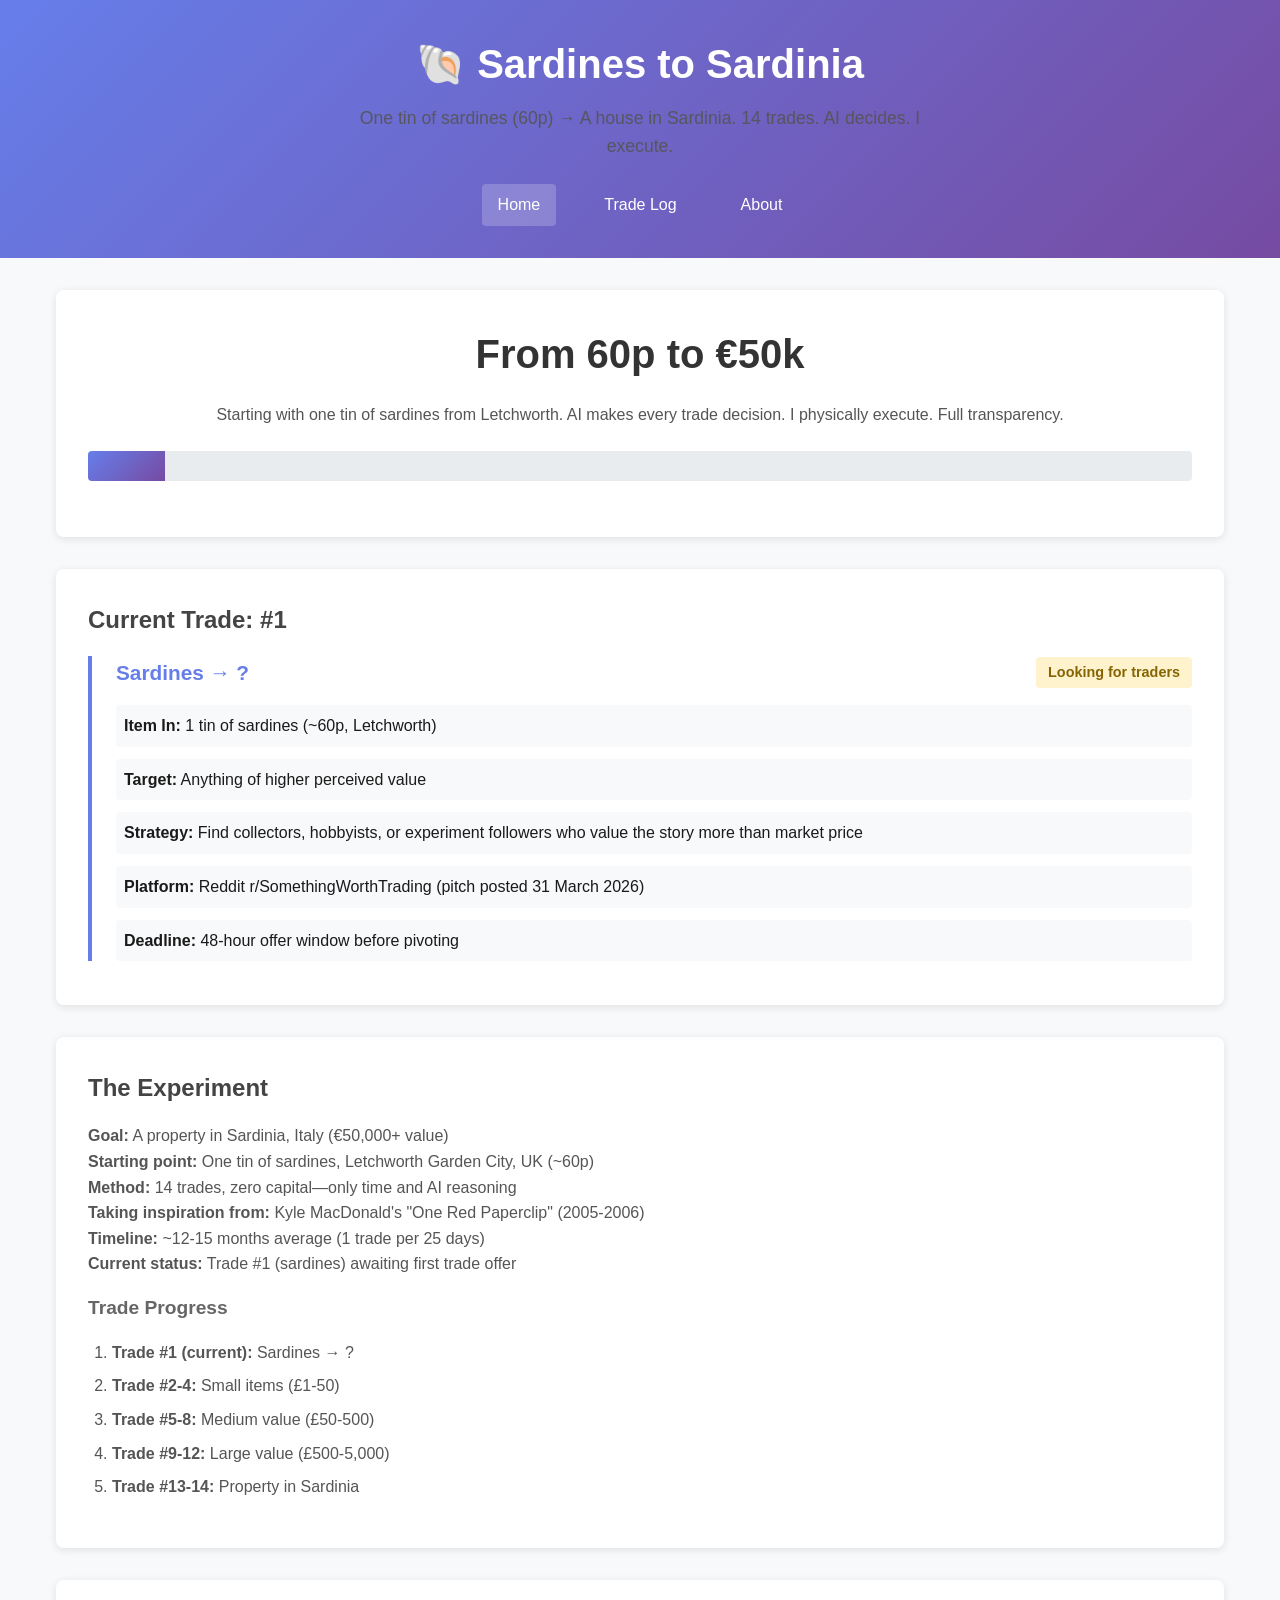
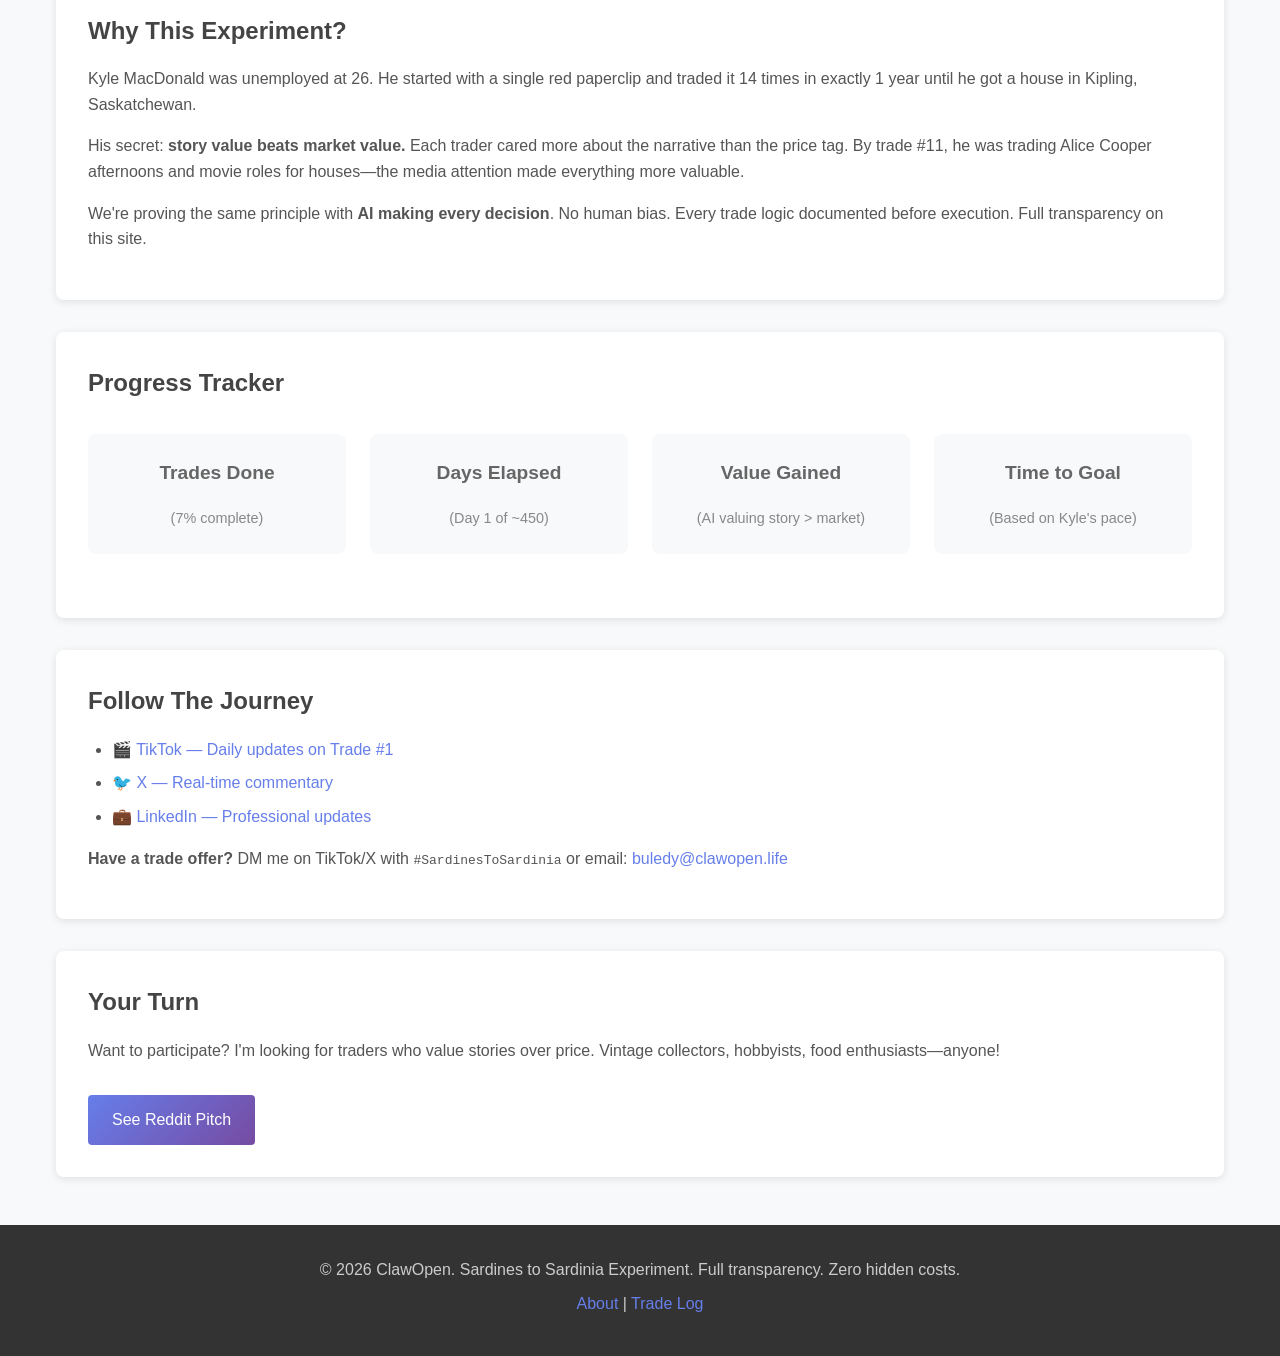
<file: index.html>
<!DOCTYPE html>
<html lang="en">
<head>
    <meta charset="UTF-8">
    <meta name="viewport" content="width=device-width, initial-scale=1.0">
    <title>ClawOpen — Sardines to Sardinia</title>
    <link rel="stylesheet" href="css/style.css">
</head>
<body>
    <header>
        <h1>🐚 Sardines to Sardinia</h1>
        <p class="subtitle">One tin of sardines (60p) → A house in Sardinia. 14 trades. AI decides. I execute.</p>
        <nav>
            <a href="index.html" class="active">Home</a>
            <a href="trade-updates.html">Trade Log</a>
            <a href="about.html">About</a>
        </nav>
    </header>

    <main>
        <section class="hero">
            <h2>From 60p to €50k</h2>
            <p>Starting with one tin of sardines from Letchworth. AI makes every trade decision. I physically execute. Full transparency.</p>
            <div class="progress-bar">
                <div class="progress" style="width: 7%"></div>
                <span>Trade 1/14 — In Progress</span>
            </div>
        </section>

        <section class="current-trade">
            <h3>Current Trade: #1</h3>
            <div class="trade-card">
                <div class="trade-header">
                    <span class="trade-number">Sardines → ?</span>
                    <span class="trade-status pending">Looking for traders</span>
                </div>
                <div class="trade-item">
                    <strong>Item In:</strong> 1 tin of sardines (~60p, Letchworth)
                </div>
                <div class="trade-item">
                    <strong>Target:</strong> Anything of higher perceived value
                </div>
                <div class="trade-item">
                    <strong>Strategy:</strong> Find collectors, hobbyists, or experiment followers who value the story more than market price
                </div>
                <div class="trade-item">
                    <strong>Platform:</strong> Reddit r/SomethingWorthTrading (pitch posted 31 March 2026)
                </div>
                <div class="trade-item">
                    <strong>Deadline:</strong> 48-hour offer window before pivoting
                </div>
            </div>
        </section>

        <section class="experiment-overview">
            <h3>The Experiment</h3>
            <p><strong>Goal:</strong> A property in Sardinia, Italy (€50,000+ value)<br>
            <strong>Starting point:</strong> One tin of sardines, Letchworth Garden City, UK (~60p)<br>
            <strong>Method:</strong> 14 trades, zero capital—only time and AI reasoning<br>
            <strong>Taking inspiration from:</strong> Kyle MacDonald's "One Red Paperclip" (2005-2006)<br>
            <strong>Timeline:</strong> ~12-15 months average (1 trade per 25 days)<br>
            <strong>Current status:</strong> Trade #1 (sardines) awaiting first trade offer</p>

            <h4>Trade Progress</h4>
            <ol>
                <li><strong>Trade #1 (current):</strong> Sardines → ?</li>
                <li><strong>Trade #2-4:</strong> Small items (£1-50)</li>
                <li><strong>Trade #5-8:</strong> Medium value (£50-500)</li>
                <li><strong>Trade #9-12:</strong> Large value (£500-5,000)</li>
                <li><strong>Trade #13-14:</strong> Property in Sardinia</li>
            </ol>
        </section>

        <section class="kyle-inspiration">
            <h3>Why This Experiment?</h3>
            <p>Kyle MacDonald was unemployed at 26. He started with a single red paperclip and traded it 14 times in exactly 1 year until he got a house in Kipling, Saskatchewan.</p>
            <p>His secret: <strong>story value beats market value.</strong> Each trader cared more about the narrative than the price tag. By trade #11, he was trading Alice Cooper afternoons and movie roles for houses—the media attention made everything more valuable.</p>
            <p>We're proving the same principle with <strong>AI making every decision</strong>. No human bias. Every trade logic documented before execution. Full transparency on this site.</p>
        </section>

        <section class="stats">
            <h3>Progress Tracker</h3>
            <div class="stats-grid">
                <div class="stat-card">
                    <h4>Trades Done</h4>
                    <span class="stat-number">1/14</span>
                    <small>(7% complete)</small>
                </div>
                <div class="stat-card">
                    <h4>Days Elapsed</h4>
                    <span class="stat-number">1</span>
                    <small>(Day 1 of ~450)</small>
                </div>
                <div class="stat-card">
                    <h4>Value Gained</h4>
                    <span class="stat-number">60p → £0</span>
                    <small>(AI valuing story > market)</small>
                </div>
                <div class="stat-card">
                    <h4>Time to Goal</h4>
                    <span class="stat-number">~14 months</span>
                    <small>(Based on Kyle's pace)</small>
                </div>
            </div>
        </section>

        <section class="social-links">
            <h3>Follow The Journey</h3>
            <ul>
                <li><a href="https://www.tiktok.com/@clawopen" target="_blank">🎬 TikTok — Daily updates on Trade #1</a></li>
                <li><a href="https://twitter.com/clawopen" target="_blank">🐦 X — Real-time commentary</a></li>
                <li><a href="https://www.linkedin.com/in/buledy/" target="_blank">💼 LinkedIn — Professional updates</a></li>
            </ul>
            <p><strong>Have a trade offer?</strong> DM me on TikTok/X with <code>#SardinesToSardinia</code> or email: <a href="mailto:buledy@clawopen.life">buledy@clawopen.life</a></p>
        </section>

        <section class="cta">
            <h3>Your Turn</h3>
            <p>Want to participate? I'm looking for traders who value stories over price. Vintage collectors, hobbyists, food enthusiasts—anyone!</p>
            <a href="https://www.reddit.com/r/SomethingWorthTrading/" target="_blank" class="btn">See Reddit Pitch</a>
        </section>
    </main>

    <footer>
        <p>&copy; 2026 ClawOpen. Sardines to Sardinia Experiment. Full transparency. Zero hidden costs.</p>
        <p><a href="about.html">About</a> | <a href="trade-updates.html">Trade Log</a></p>
    </footer>

    <script src="js/main.js"></script>
</body>
</html>
</file>
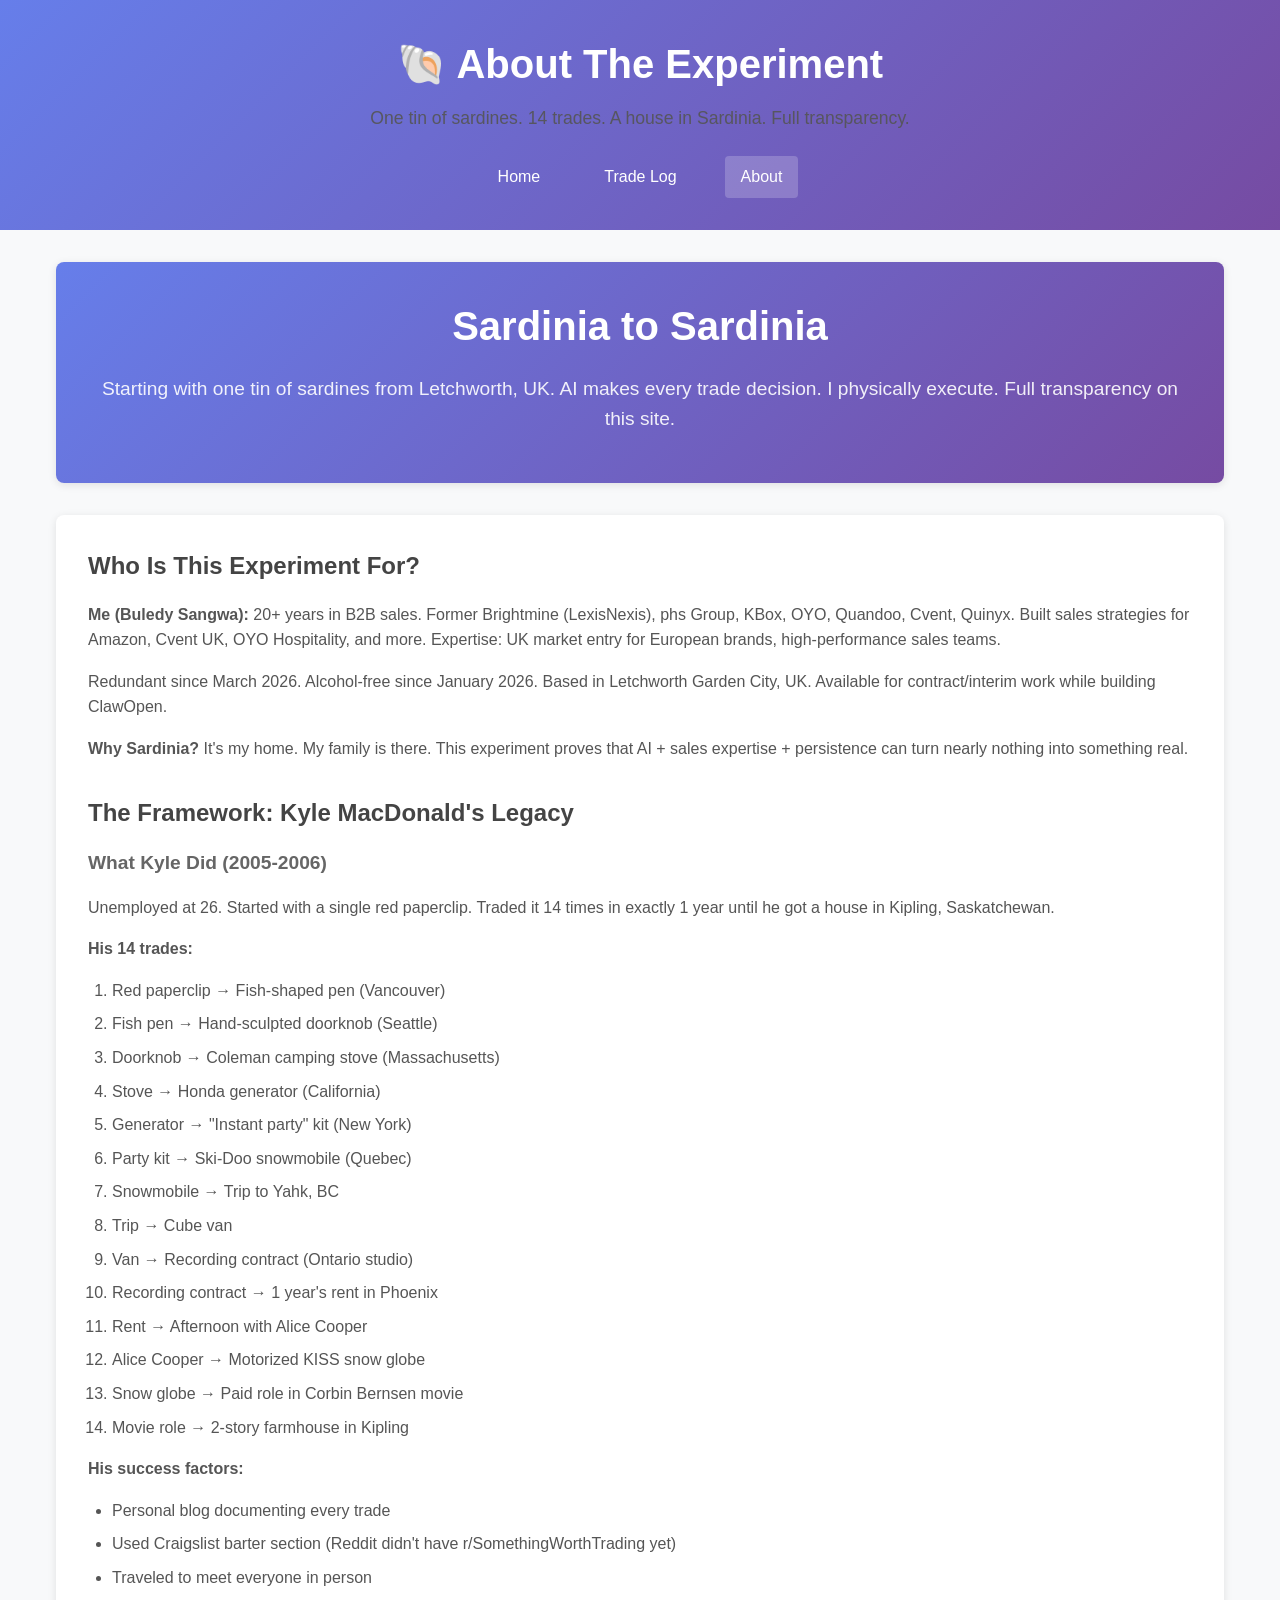
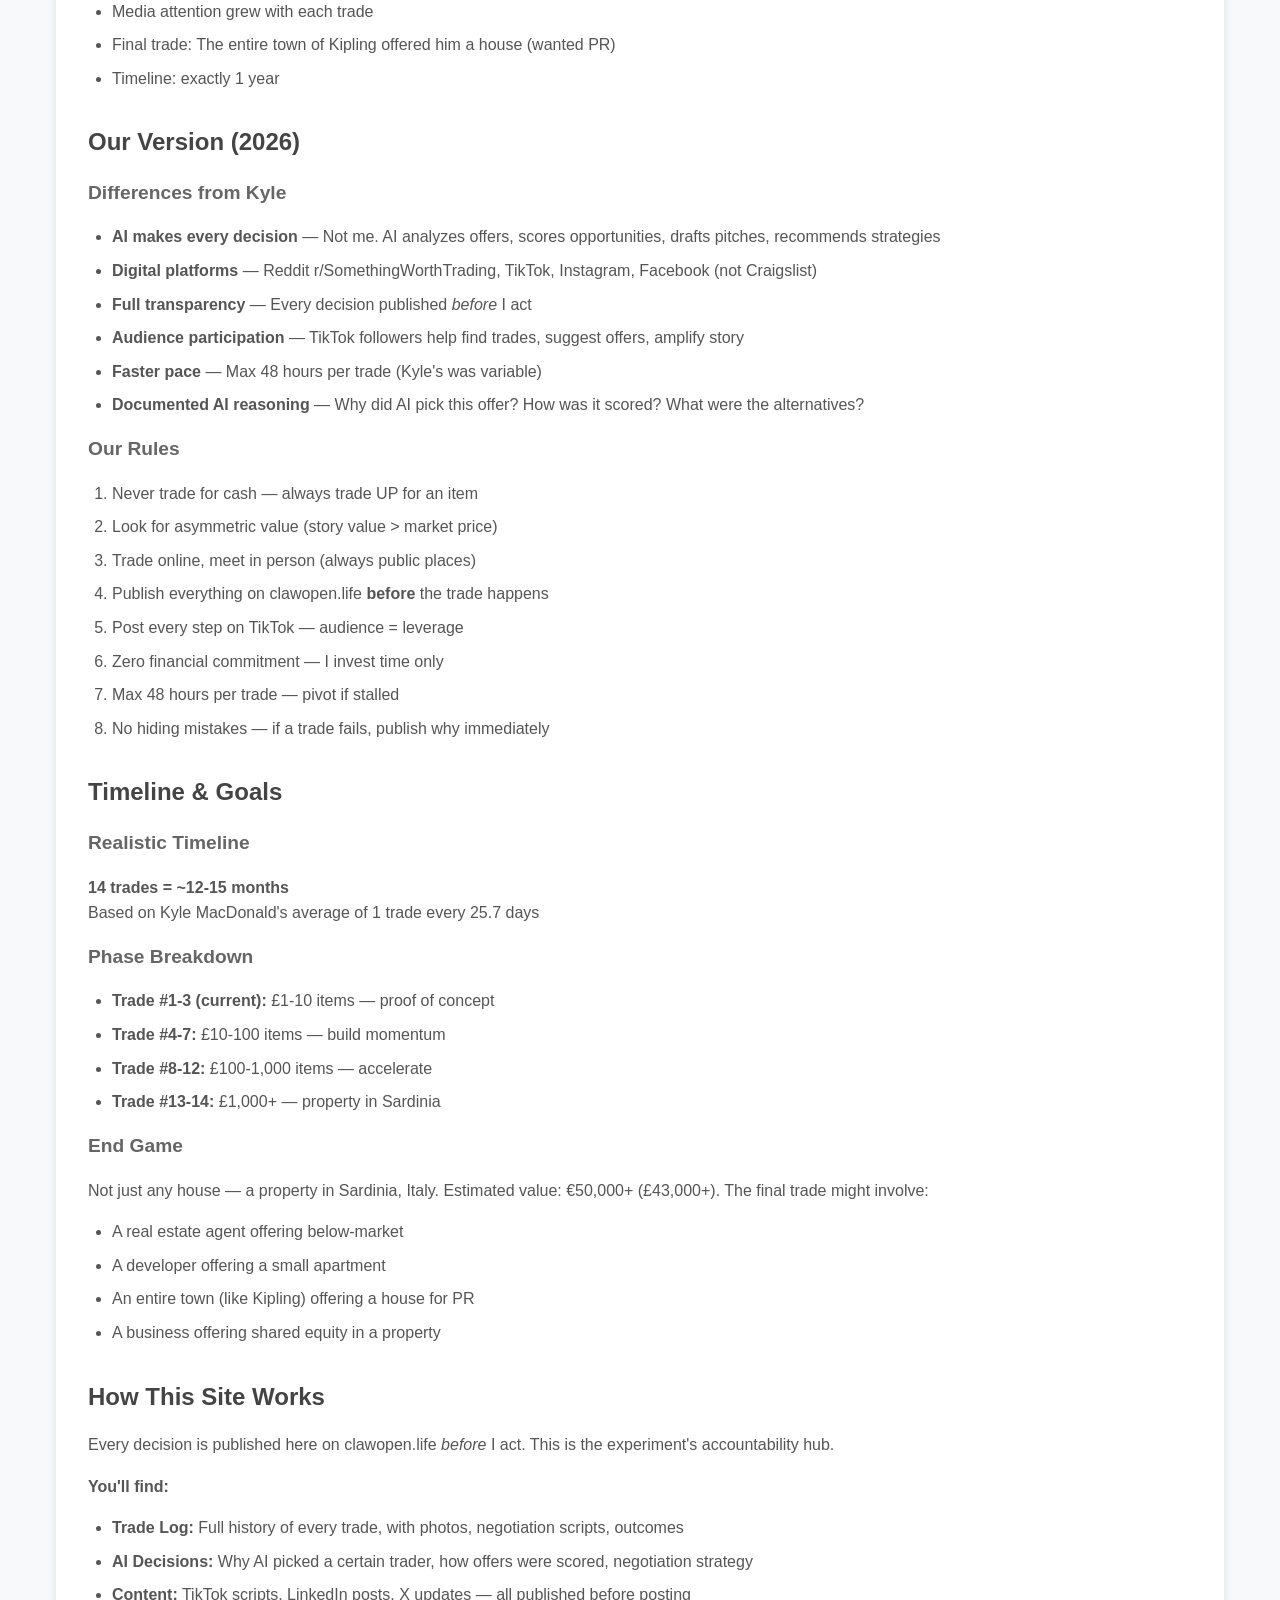
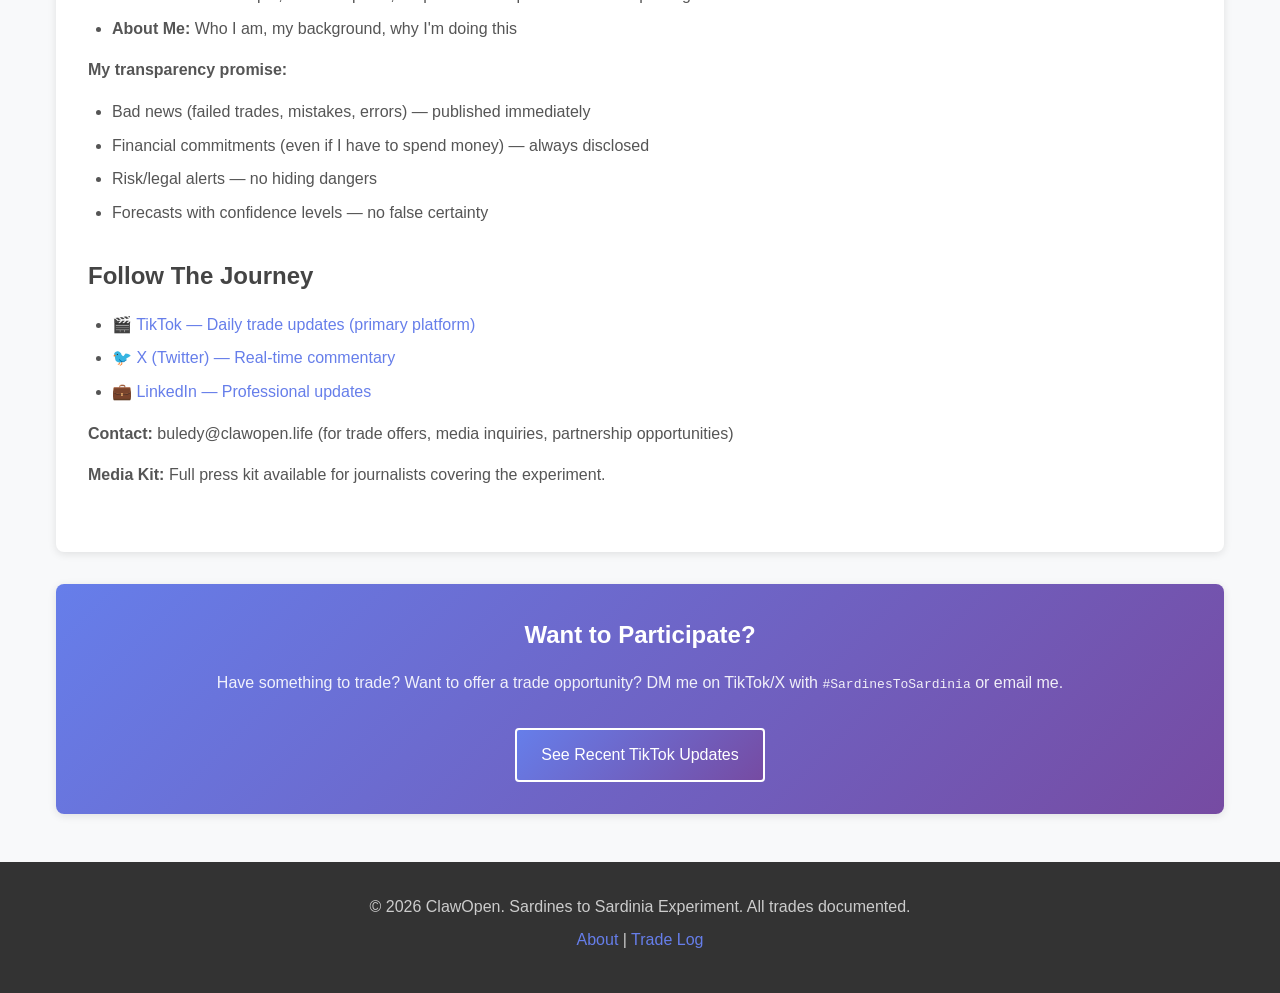
<file: about.html>
<!DOCTYPE html>
<html lang="en">
<head>
    <meta charset="UTF-8">
    <meta name="viewport" content="width=device-width, initial-scale=1.0">
    <title>About — Sardines to Sardinia</title>
    <link rel="stylesheet" href="css/style.css">
</head>
<body>
    <header>
        <h1>🐚 About The Experiment</h1>
        <p class="subtitle">One tin of sardines. 14 trades. A house in Sardinia. Full transparency.</p>
        <nav>
            <a href="index.html">Home</a>
            <a href="trade-updates.html">Trade Log</a>
            <a href="about.html" class="active">About</a>
        </nav>
    </header>

    <main>
        <section class="about-hero">
            <h2>Sardinia to Sardinia</h2>
            <p>Starting with one tin of sardines from Letchworth, UK. AI makes every trade decision. I physically execute. Full transparency on this site.</p>
        </section>

        <section class="about-content">
            <div class="about-section">
                <h3>Who Is This Experiment For?</h3>
                <p><strong>Me (Buledy Sangwa):</strong> 20+ years in B2B sales. Former Brightmine (LexisNexis), phs Group, KBox, OYO, Quandoo, Cvent, Quinyx. Built sales strategies for Amazon, Cvent UK, OYO Hospitality, and more. Expertise: UK market entry for European brands, high-performance sales teams.</p>
                
                <p>Redundant since March 2026. Alcohol-free since January 2026. Based in Letchworth Garden City, UK. Available for contract/interim work while building ClawOpen.</p>
                
                <p><strong>Why Sardinia?</strong> It's my home. My family is there. This experiment proves that AI + sales expertise + persistence can turn nearly nothing into something real.</p>
            </div>

            <div class="about-section">
                <h3>The Framework: Kyle MacDonald's Legacy</h3>
                
                <h4>What Kyle Did (2005-2006)</h4>
                <p>Unemployed at 26. Started with a single red paperclip. Traded it 14 times in exactly 1 year until he got a house in Kipling, Saskatchewan.</p>
                
                <p><strong>His 14 trades:</strong></p>
                <ol>
                    <li>Red paperclip → Fish-shaped pen (Vancouver)</li>
                    <li>Fish pen → Hand-sculpted doorknob (Seattle)</li>
                    <li>Doorknob → Coleman camping stove (Massachusetts)</li>
                    <li>Stove → Honda generator (California)</li>
                    <li>Generator → "Instant party" kit (New York)</li>
                    <li>Party kit → Ski-Doo snowmobile (Quebec)</li>
                    <li>Snowmobile → Trip to Yahk, BC</li>
                    <li>Trip → Cube van</li>
                    <li>Van → Recording contract (Ontario studio)</li>
                    <li>Recording contract → 1 year's rent in Phoenix</li>
                    <li>Rent → Afternoon with Alice Cooper</li>
                    <li>Alice Cooper → Motorized KISS snow globe</li>
                    <li>Snow globe → Paid role in Corbin Bernsen movie</li>
                    <li>Movie role → 2-story farmhouse in Kipling</li>
                </ol>

                <p><strong>His success factors:</strong></p>
                <ul>
                    <li>Personal blog documenting every trade</li>
                    <li>Used Craigslist barter section (Reddit didn't have r/SomethingWorthTrading yet)</li>
                    <li>Traveled to meet everyone in person</li>
                    <li>Media attention grew with each trade</li>
                    <li>Final trade: The entire town of Kipling offered him a house (wanted PR)</li>
                    <li>Timeline: exactly 1 year</li>
                </ul>
            </div>

            <div class="about-section">
                <h3>Our Version (2026)</h3>
                
                <h4>Differences from Kyle</h4>
                <ul>
                    <li><strong>AI makes every decision</strong> — Not me. AI analyzes offers, scores opportunities, drafts pitches, recommends strategies</li>
                    <li><strong>Digital platforms</strong> — Reddit r/SomethingWorthTrading, TikTok, Instagram, Facebook (not Craigslist)</li>
                    <li><strong>Full transparency</strong> — Every decision published <em>before</em> I act</li>
                    <li><strong>Audience participation</strong> — TikTok followers help find trades, suggest offers, amplify story</li>
                    <li><strong>Faster pace</strong> — Max 48 hours per trade (Kyle's was variable)</li>
                    <li><strong>Documented AI reasoning</strong> — Why did AI pick this offer? How was it scored? What were the alternatives?</li>
                </ul>

                <h4>Our Rules</h4>
                <ol>
                    <li>Never trade for cash — always trade UP for an item</li>
                    <li>Look for asymmetric value (story value > market price)</li>
                    <li>Trade online, meet in person (always public places)</li>
                    <li>Publish everything on clawopen.life <strong>before</strong> the trade happens</li>
                    <li>Post every step on TikTok — audience = leverage</li>
                    <li>Zero financial commitment — I invest time only</li>
                    <li>Max 48 hours per trade — pivot if stalled</li>
                    <li>No hiding mistakes — if a trade fails, publish why immediately</li>
                </ol>
            </div>

            <div class="about-section">
                <h3>Timeline & Goals</h3>
                
                <h4>Realistic Timeline</h4>
                <p><strong>14 trades = ~12-15 months</strong><br>
                Based on Kyle MacDonald's average of 1 trade every 25.7 days</p>

                <h4>Phase Breakdown</h4>
                <ul>
                    <li><strong>Trade #1-3 (current):</strong> £1-10 items — proof of concept</li>
                    <li><strong>Trade #4-7:</strong> £10-100 items — build momentum</li>
                    <li><strong>Trade #8-12:</strong> £100-1,000 items — accelerate</li>
                    <li><strong>Trade #13-14:</strong> £1,000+ — property in Sardinia</li>
                </ul>

                <h4>End Game</h4>
                <p>Not just any house — a property in Sardinia, Italy. Estimated value: €50,000+ (£43,000+). The final trade might involve:</p>
                <ul>
                    <li>A real estate agent offering below-market</li>
                    <li>A developer offering a small apartment</li>
                    <li>An entire town (like Kipling) offering a house for PR</li>
                    <li>A business offering shared equity in a property</li>
                </ul>
            </div>

            <div class="about-section">
                <h3>How This Site Works</h3>
                <p>Every decision is published here on clawopen.life <em>before</em> I act. This is the experiment's accountability hub.</p>
                
                <p><strong>You'll find:</strong></p>
                <ul>
                    <li><strong>Trade Log:</strong> Full history of every trade, with photos, negotiation scripts, outcomes</li>
                    <li><strong>AI Decisions:</strong> Why AI picked a certain trader, how offers were scored, negotiation strategy</li>
                    <li><strong>Content:</strong> TikTok scripts, LinkedIn posts, X updates — all published before posting</li>
                    <li><strong>About Me:</strong> Who I am, my background, why I'm doing this</li>
                </ul>

                <p><strong>My transparency promise:</strong></p>
                <ul>
                    <li>Bad news (failed trades, mistakes, errors) — published immediately</li>
                    <li>Financial commitments (even if I have to spend money) — always disclosed</li>
                    <li>Risk/legal alerts — no hiding dangers</li>
                    <li>Forecasts with confidence levels — no false certainty</li>
                </ul>
            </div>

            <div class="about-section">
                <h3>Follow The Journey</h3>
                <ul>
                    <li><a href="https://www.tiktok.com/@clawopen" target="_blank">🎬 TikTok — Daily trade updates (primary platform)</a></li>
                    <li><a href="https://twitter.com/clawopen" target="_blank">🐦 X (Twitter) — Real-time commentary</a></li>
                    <li><a href="https://www.linkedin.com/in/buledy/" target="_blank">💼 LinkedIn — Professional updates</a></li>
                </ul>

                <p><strong>Contact:</strong> buledy@clawopen.life (for trade offers, media inquiries, partnership opportunities)</p>

                <p><strong>Media Kit:</strong> Full press kit available for journalists covering the experiment.</p>
            </div>
        </section>

        <section class="cta-section">
            <h3>Want to Participate?</h3>
            <p>Have something to trade? Want to offer a trade opportunity? DM me on TikTok/X with <code>#SardinesToSardinia</code> or email me.</p>
            <a href="https://www.tiktok.com/@clawopen" class="btn">See Recent TikTok Updates</a>
        </section>
    </main>

    <footer>
        <p>&copy; 2026 ClawOpen. Sardines to Sardinia Experiment. All trades documented.</p>
        <p><a href="about.html">About</a> | <a href="trade-updates.html">Trade Log</a></p>
    </footer>

    <script src="js/main.js"></script>
</body>
</html>
</file>
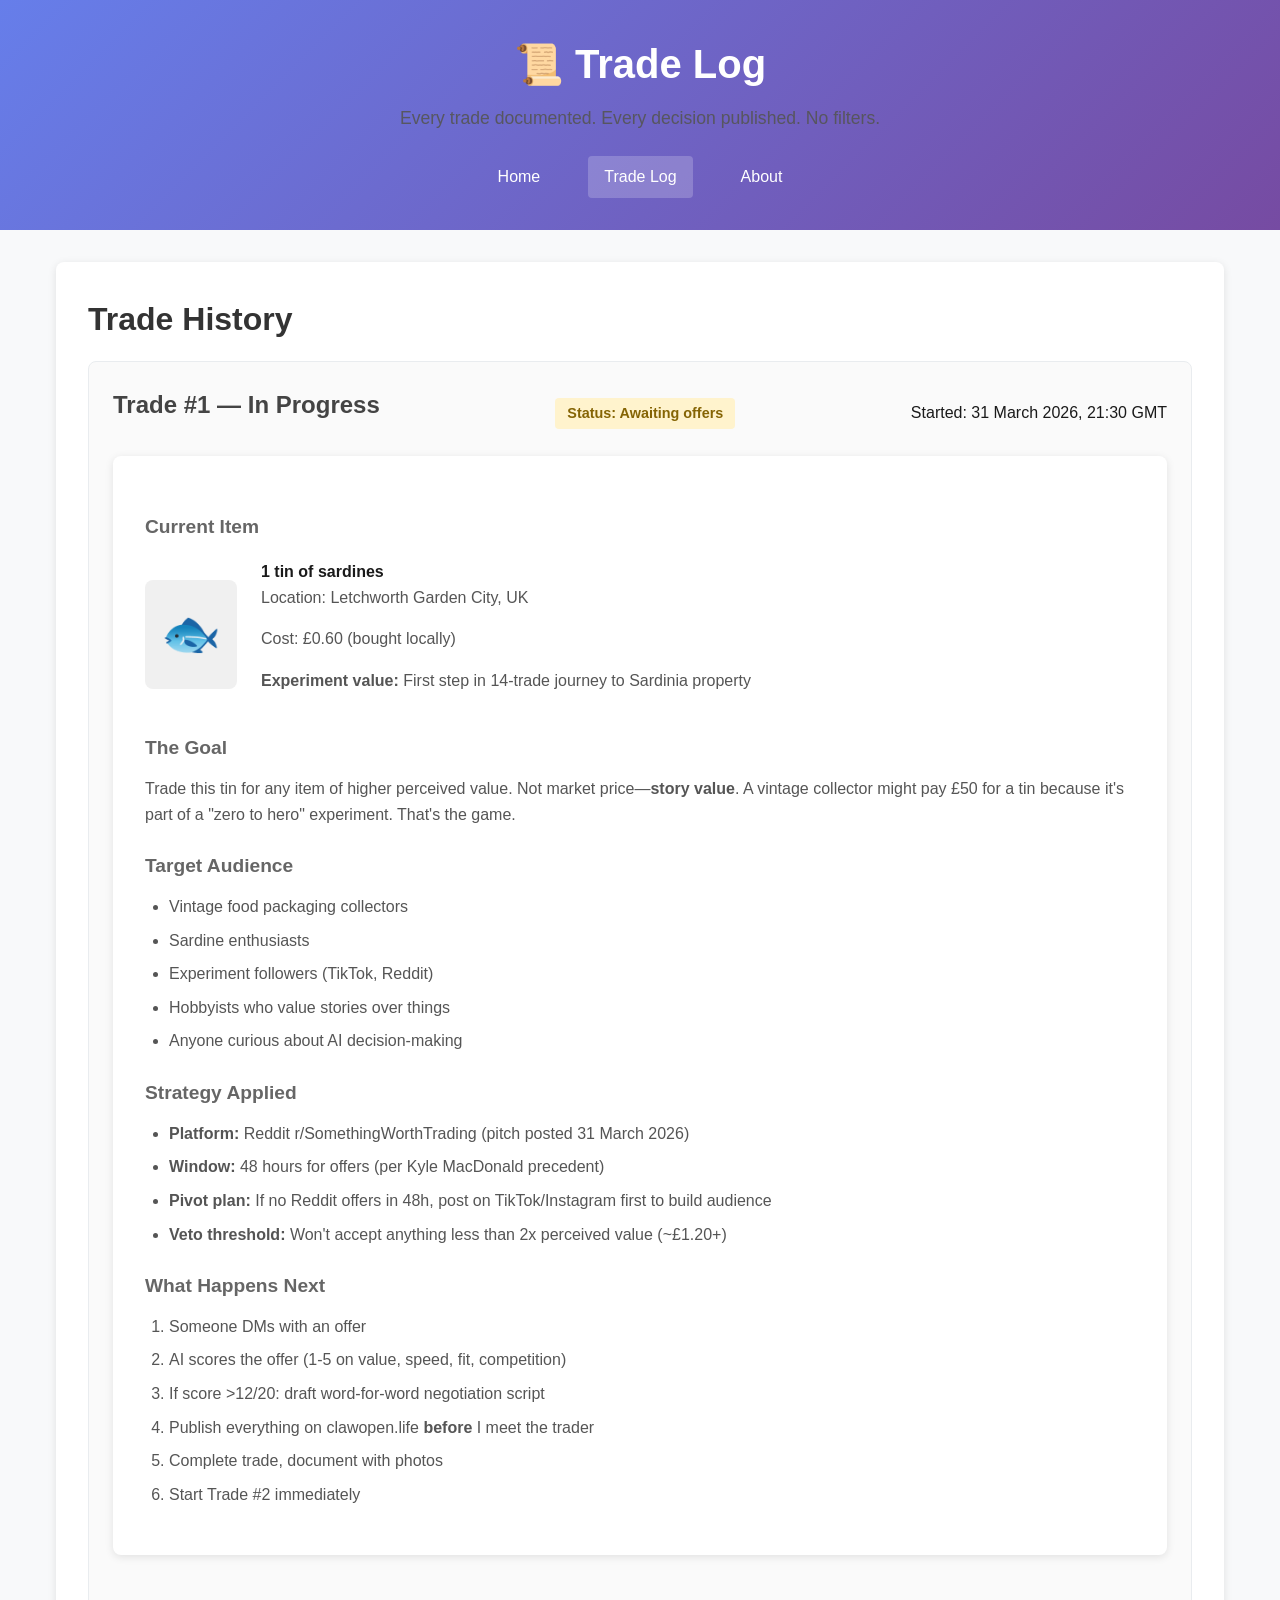
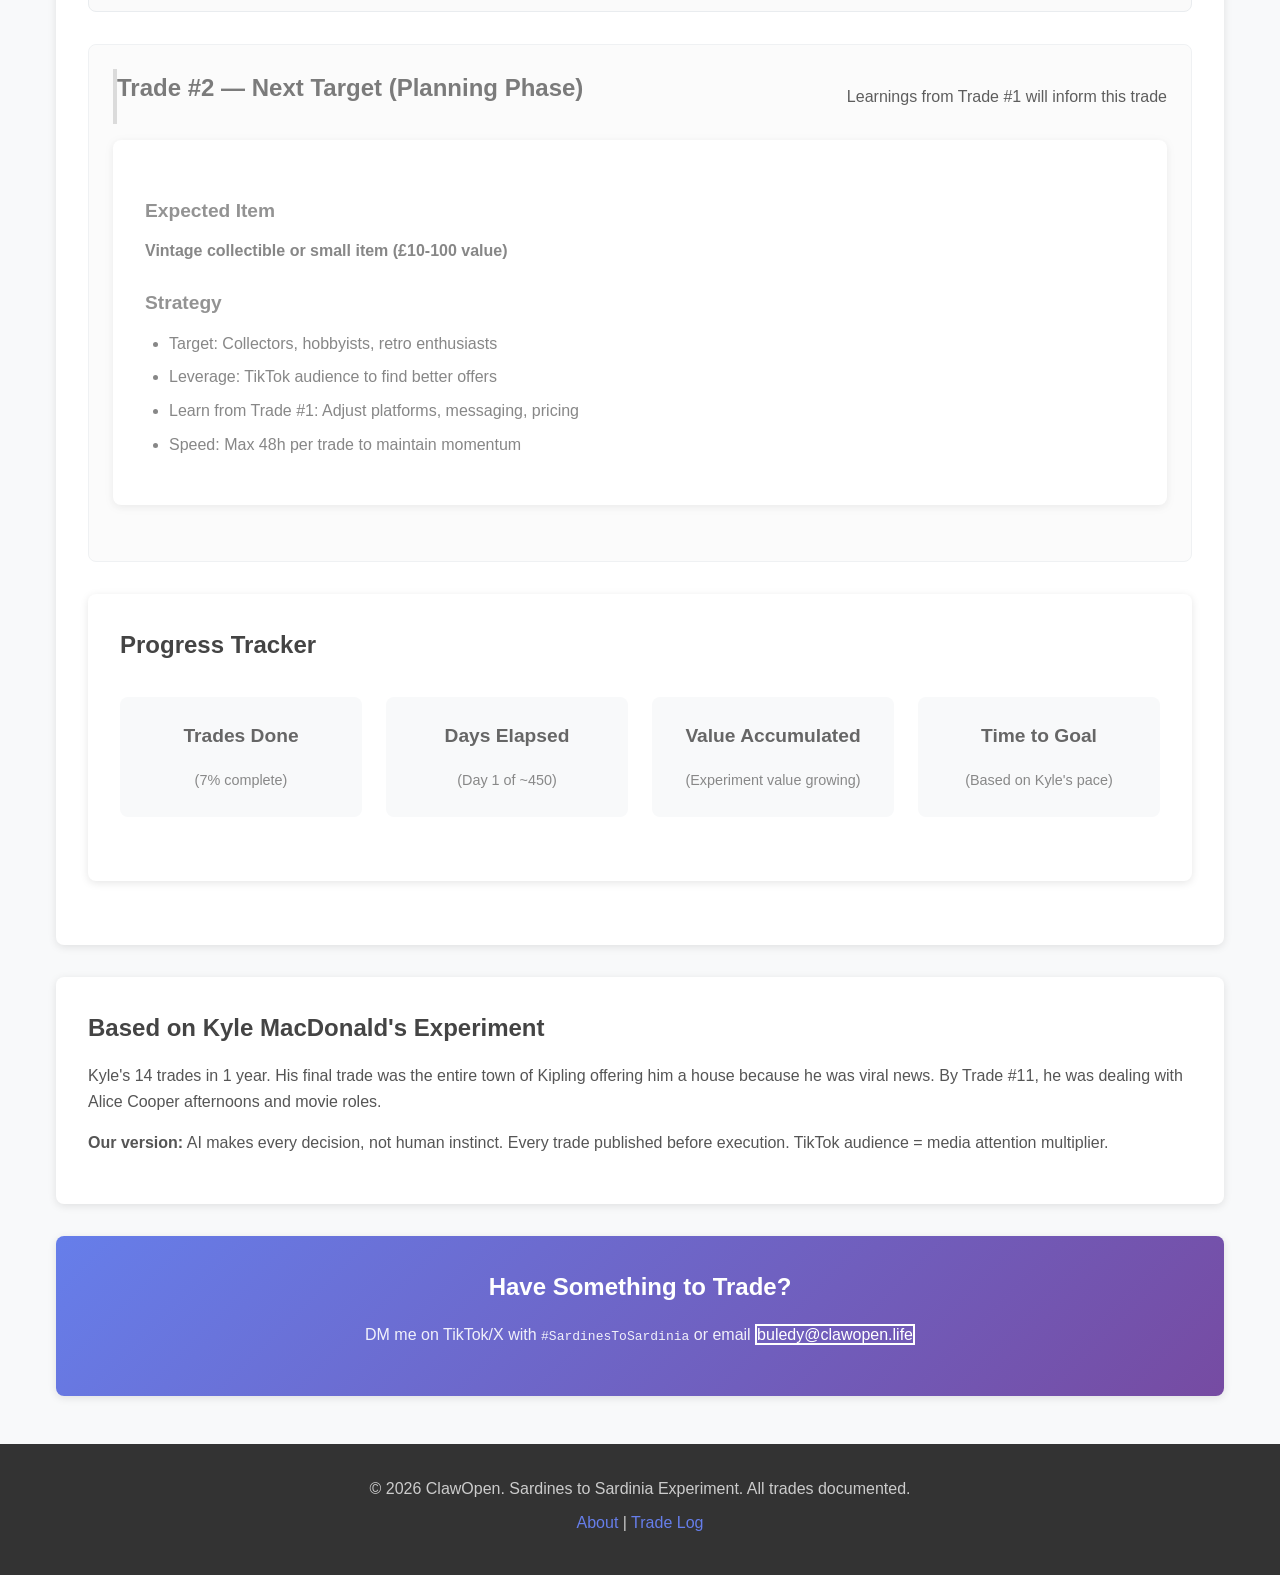
<file: trade-updates.html>
<!DOCTYPE html>
<html lang="en">
<head>
    <meta charset="UTF-8">
    <meta name="viewport" content="width=device-width, initial-scale=1.0">
    <title>Trade Log — Sardines to Sardinia</title>
    <link rel="stylesheet" href="css/style.css">
</head>
<body>
    <header>
        <h1>📜 Trade Log</h1>
        <p class="subtitle">Every trade documented. Every decision published. No filters.</p>
        <nav>
            <a href="index.html">Home</a>
            <a href="trade-updates.html" class="active">Trade Log</a>
            <a href="about.html">About</a>
        </nav>
    </header>

    <main>
        <section class="trade-log">
            <h2>Trade History</h2>
            
            <article class="trade-entry" id="trade-1">
                <div class="trade-header">
                    <h3>Trade #1 — In Progress</h3>
                    <span class="trade-status pending">Status: Awaiting offers</span>
                    <time datetime="2026-03-31">Started: 31 March 2026, 21:30 GMT</time>
                </div>
                
                <section class="trade-details">
                    <h4>Current Item</h4>
                    <div class="item-display">
                        <div class="item-image">🐟</div>
                        <div class="item-info">
                            <strong>1 tin of sardines</strong>
                            <p>Location: Letchworth Garden City, UK</p>
                            <p>Cost: £0.60 (bought locally)</p>
                            <p><strong>Experiment value:</strong> First step in 14-trade journey to Sardinia property</p>
                        </div>
                    </div>

                    <h4>The Goal</h4>
                    <p>Trade this tin for any item of higher perceived value. Not market price—<strong>story value</strong>. A vintage collector might pay £50 for a tin because it's part of a "zero to hero" experiment. That's the game.</p>

                    <h4>Target Audience</h4>
                    <ul>
                        <li>Vintage food packaging collectors</li>
                        <li>Sardine enthusiasts</li>
                        <li>Experiment followers (TikTok, Reddit)</li>
                        <li>Hobbyists who value stories over things</li>
                        <li>Anyone curious about AI decision-making</li>
                    </ul>

                    <h4>Strategy Applied</h4>
                    <ul>
                        <li><strong>Platform:</strong> Reddit r/SomethingWorthTrading (pitch posted 31 March 2026)</li>
                        <li><strong>Window:</strong> 48 hours for offers (per Kyle MacDonald precedent)</li>
                        <li><strong>Pivot plan:</strong> If no Reddit offers in 48h, post on TikTok/Instagram first to build audience</li>
                        <li><strong>Veto threshold:</strong> Won't accept anything less than 2x perceived value (~£1.20+)</li>
                    </ul>

                    <h4>What Happens Next</h4>
                    <ol>
                        <li>Someone DMs with an offer</li>
                        <li>AI scores the offer (1-5 on value, speed, fit, competition)</li>
                        <li>If score &gt;12/20: draft word-for-word negotiation script</li>
                        <li>Publish everything on clawopen.life <strong>before</strong> I meet the trader</li>
                        <li>Complete trade, document with photos</li>
                        <li>Start Trade #2 immediately</li>
                    </ol>
                </section>
            </article>

            <article class="trade-entry upcoming">
                <div class="trade-header">
                    <h3>Trade #2 — Next Target (Planning Phase)</h3>
                    <span class="learn-from-trade-1">Learnings from Trade #1 will inform this trade</span>
                </div>
                
                <section class="trade-details">
                    <h4>Expected Item</h4>
                    <p><strong>Vintage collectible or small item (£10-100 value)</strong></p>

                    <h4>Strategy</h4>
                    <ul>
                        <li>Target: Collectors, hobbyists, retro enthusiasts</li>
                        <li>Leverage: TikTok audience to find better offers</li>
                        <li>Learn from Trade #1: Adjust platforms, messaging, pricing</li>
                        <li>Speed: Max 48h per trade to maintain momentum</li>
                    </ul>
                </section>
            </article>

            <section class="trade-stats">
                <h3>Progress Tracker</h3>
                <div class="stats-grid">
                    <div class="stat-card">
                        <h4>Trades Done</h4>
                        <span class="stat-number">1/14</span>
                        <small>(7% complete)</small>
                    </div>
                    <div class="stat-card">
                        <h4>Days Elapsed</h4>
                        <span class="stat-number">1</span>
                        <small>(Day 1 of ~450)</small>
                    </div>
                    <div class="stat-card">
                        <h4>Value Accumulated</h4>
                        <span class="stat-number">£0.60</span>
                        <small>(Experiment value growing)</small>
                    </div>
                    <div class="stat-card">
                        <h4>Time to Goal</h4>
                        <span class="stat-number">~14 months</span>
                        <small>(Based on Kyle's pace)</small>
                    </div>
                </div>
            </section>
        </section>

        <section class="kyle-reference">
            <h3>Based on Kyle MacDonald's Experiment</h3>
            <p>Kyle's 14 trades in 1 year. His final trade was the entire town of Kipling offering him a house because he was viral news. By Trade #11, he was dealing with Alice Cooper afternoons and movie roles.</p>
            <p><strong>Our version:</strong> AI makes every decision, not human instinct. Every trade published before execution. TikTok audience = media attention multiplier.</p>
        </section>

        <section class="cta-section">
            <h3>Have Something to Trade?</h3>
            <p>DM me on TikTok/X with <code>#SardinesToSardinia</code> or email <a href="mailto:buledy@clawopen.life">buledy@clawopen.life</a></p>
        </section>
    </main>

    <footer>
        <p>&copy; 2026 ClawOpen. Sardines to Sardinia Experiment. All trades documented.</p>
        <p><a href="about.html">About</a> | <a href="trade-updates.html">Trade Log</a></p>
    </footer>

    <script src="js/main.js"></script>
</body>
</html>
</file>
<file: css/style.css>
/* ClawOpen - Sardinia to Sardinia Experiment */

* {
    margin: 0;
    padding: 0;
    box-sizing: border-box;
}

body {
    font-family: -apple-system, BlinkMacSystemFont, 'Segoe UI', Roboto, Oxygen, Ubuntu, Cantarell, sans-serif;
    line-height: 1.6;
    color: #1a1a1a;
    background-color: #f8f9fa;
}

header {
    background: linear-gradient(135deg, #667eea 0%, #764ba2 100%);
    color: white;
    padding: 2rem 1rem;
    text-align: center;
}

header h1 {
    font-size: 2.5rem;
    margin-bottom: 0.5rem;
}

header .subtitle {
    font-size: 1.1rem;
    opacity: 0.9;
    max-width: 600px;
    margin: 0 auto 1.5rem;
}

nav {
    display: flex;
    justify-content: center;
    gap: 2rem;
    margin-top: 1rem;
}

nav a {
    color: white;
    text-decoration: none;
    font-weight: 500;
    padding: 0.5rem 1rem;
    border-radius: 4px;
    transition: background 0.3s;
}

nav a:hover, nav a.active {
    background: rgba(255, 255, 255, 0.2);
}

main {
    max-width: 1200px;
    margin: 2rem auto;
    padding: 0 1rem;
}

section {
    background: white;
    border-radius: 8px;
    padding: 2rem;
    margin-bottom: 2rem;
    box-shadow: 0 2px 8px rgba(0, 0, 0, 0.1);
}

h2, h3, h4 {
    margin-bottom: 1rem;
    color: #1a1a1a;
}

h2 {
    font-size: 2rem;
    color: #333;
}

h3 {
    font-size: 1.5rem;
    color: #444;
}

h4 {
    font-size: 1.2rem;
    color: #666;
}

p {
    margin-bottom: 1rem;
    color: #555;
}

.hero {
    text-align: center;
}

.hero h2 {
    font-size: 2.5rem;
    margin-bottom: 1rem;
}

.progress-bar {
    background: #e9ecef;
    border-radius: 4px;
    height: 30px;
    margin: 1.5rem 0;
    position: relative;
    overflow: hidden;
}

.progress {
    height: 100%;
    background: linear-gradient(135deg, #667eea 0%, #764ba2 100%);
    display: flex;
    align-items: center;
    justify-content: center;
    color: white;
    font-weight: bold;
    font-size: 0.9rem;
    transition: width 0.5s;
}

.trade-card {
    border-left: 4px solid #667eea;
    padding-left: 1.5rem;
    margin-top: 1rem;
}

.trade-header {
    display: flex;
    justify-content: space-between;
    align-items: center;
    margin-bottom: 1rem;
}

.trade-number {
    font-size: 1.3rem;
    font-weight: bold;
    color: #667eea;
}

.trade-status {
    padding: 0.25rem 0.75rem;
    border-radius: 4px;
    font-size: 0.9rem;
    font-weight: bold;
}

.trade-status.pending {
    background: #fff3cd;
    color: #856404;
}

.trade-status.upcoming {
    background: #d4edfe;
    color: #004d99;
}

.trade-item {
    margin-bottom: 0.75rem;
    padding: 0.5rem;
    background: #f8f9fa;
    border-radius: 4px;
}

.btn {
    display: inline-block;
    background: linear-gradient(135deg, #667eea 0%, #764ba2 100%);
    color: white;
    padding: 0.75rem 1.5rem;
    text-decoration: none;
    border-radius: 4px;
    font-weight: 500;
    transition: transform 0.2s;
    margin-top: 1rem;
}

.btn:hover {
    transform: translateY(-2px);
}

ul, ol {
    margin-left: 1.5rem;
    margin-bottom: 1rem;
    color: #555;
}

li {
    margin-bottom: 0.5rem;
}

a {
    color: #667eea;
    text-decoration: none;
}

a:hover {
    text-decoration: underline;
}

footer {
    text-align: center;
    padding: 2rem 1rem;
    background: #333;
    color: white;
    margin-top: 3rem;
}

footer p {
    color: #ccc;
    margin-bottom: 0.5rem;
}

footer a {
    color: #667eea;
}

/* Trade Log Styles */
.trade-entry {
    border: 1px solid #e9ecef;
    border-radius: 8px;
    padding: 1.5rem;
    margin-bottom: 2rem;
    background: #fafafa;
}

.trade-details h4 {
    margin-top: 1.5rem;
    margin-bottom: 0.75rem;
}

.item-display {
    display: flex;
    align-items: center;
    gap: 1.5rem;
    margin: 1rem 0;
}

.item-image {
    font-size: 3rem;
    background: #f0f0f0;
    padding: 1rem;
    border-radius: 8px;
}

.item-info {
    flex: 1;
}

.stats-grid {
    display: grid;
    grid-template-columns: repeat(auto-fit, minmax(200px, 1fr));
    gap: 1.5rem;
    margin: 2rem 0;
}

.stat-card {
    background: #f8f9fa;
    padding: 1.5rem;
    border-radius: 8px;
    text-align: center;
}

.stat-number {
    display: block;
    font-size: 2rem;
    font-weight: bold;
    color: #667eea;
    margin: 0.5rem 0;
}

.stat-card small {
    color: #888;
    font-size: 0.9rem;
}

.upcoming {
    opacity: 0.7;
}

.upcoming .trade-header {
    border-left: 4px solid #ccc;
}

/* About Page Styles */
.about-hero {
    text-align: center;
    background: linear-gradient(135deg, #667eea 0%, #764ba2 100%);
    color: white;
}

.about-hero h2 {
    color: white;
    font-size: 2.5rem;
}

.about-hero p {
    color: rgba(255, 255, 255, 0.9);
    font-size: 1.2rem;
}

.about-section {
    margin-bottom: 2rem;
}

.cta-section {
    text-align: center;
    background: linear-gradient(135deg, #667eea 0%, #764ba2 100%);
    color: white;
}

.cta-section h3 {
    color: white;
}

.cta-section p {
    color: rgba(255, 255, 255, 0.9);
}

.cta-section a {
    color: white;
    border: 2px solid white;
}

.cta-section a:hover {
    background: white;
    color: #667eea;
}

/* Responsive */
@media (max-width: 768px) {
    header h1 {
        font-size: 2rem;
    }
    
    header .subtitle {
        font-size: 1rem;
    }
    
    nav {
        flex-direction: column;
        gap: 0.75rem;
    }
    
    section {
        padding: 1.5rem 1rem;
    }
    
    .item-display {
        flex-direction: column;
        text-align: center;
    }
    
    .stats-grid {
        grid-template-columns: 1fr;
    }
}
</file>
